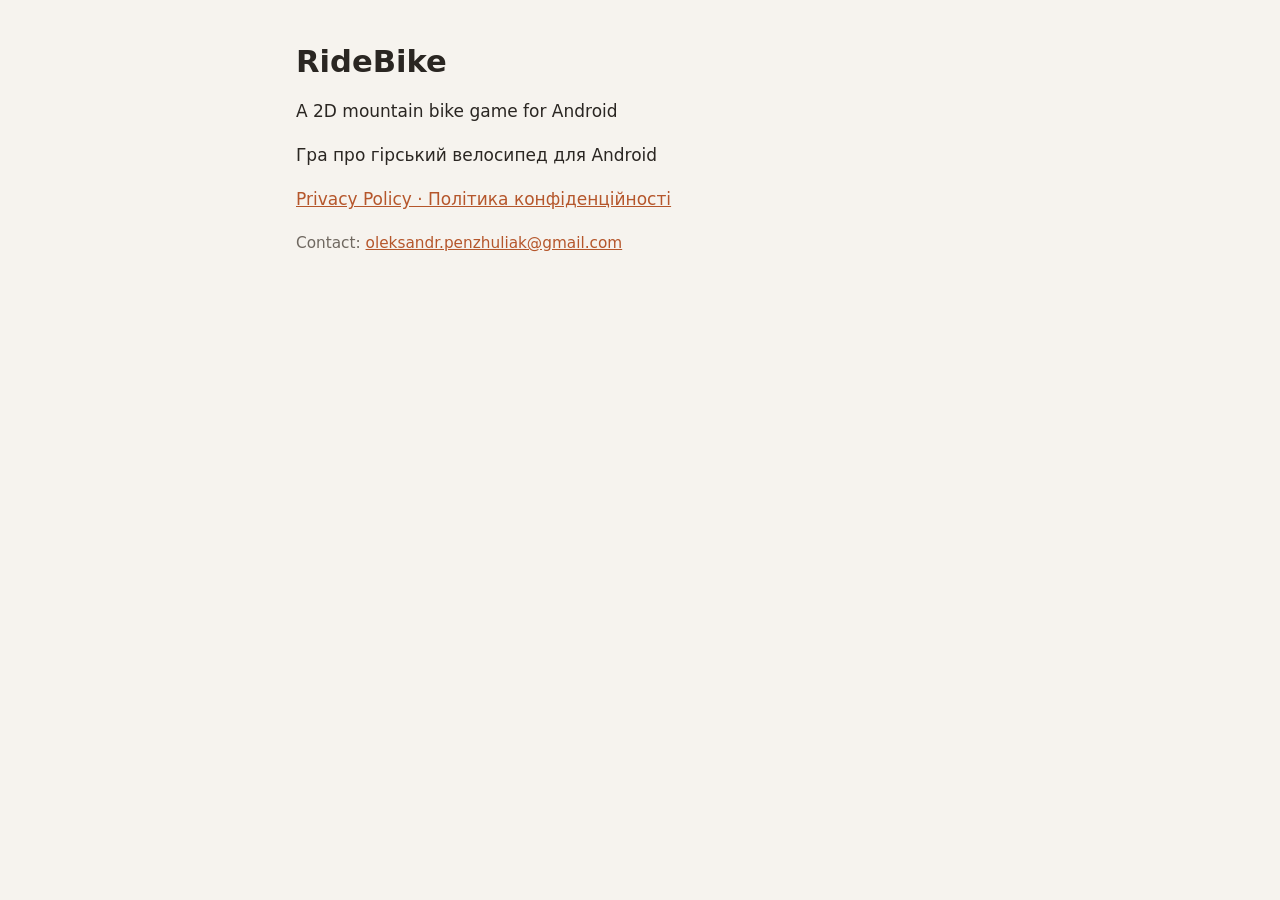
<file: index.html>
<!doctype html>
<html lang="en">
<head>
<meta charset="utf-8">
<meta name="viewport" content="width=device-width, initial-scale=1">
<title>RideBike</title>
<link rel="stylesheet" href="style.css">
</head>
<body>
<main>
<h1>RideBike</h1>
<p>A 2D mountain bike game for Android</p>
<p>Гра про гірський велосипед для Android</p>
<p><a href="privacy.html">Privacy Policy · Політика конфіденційності</a></p>
<p class="meta">Contact: <a href="mailto:oleksandr.penzhuliak@gmail.com">oleksandr.penzhuliak@gmail.com</a></p>
</main>
</body>
</html>
</file>
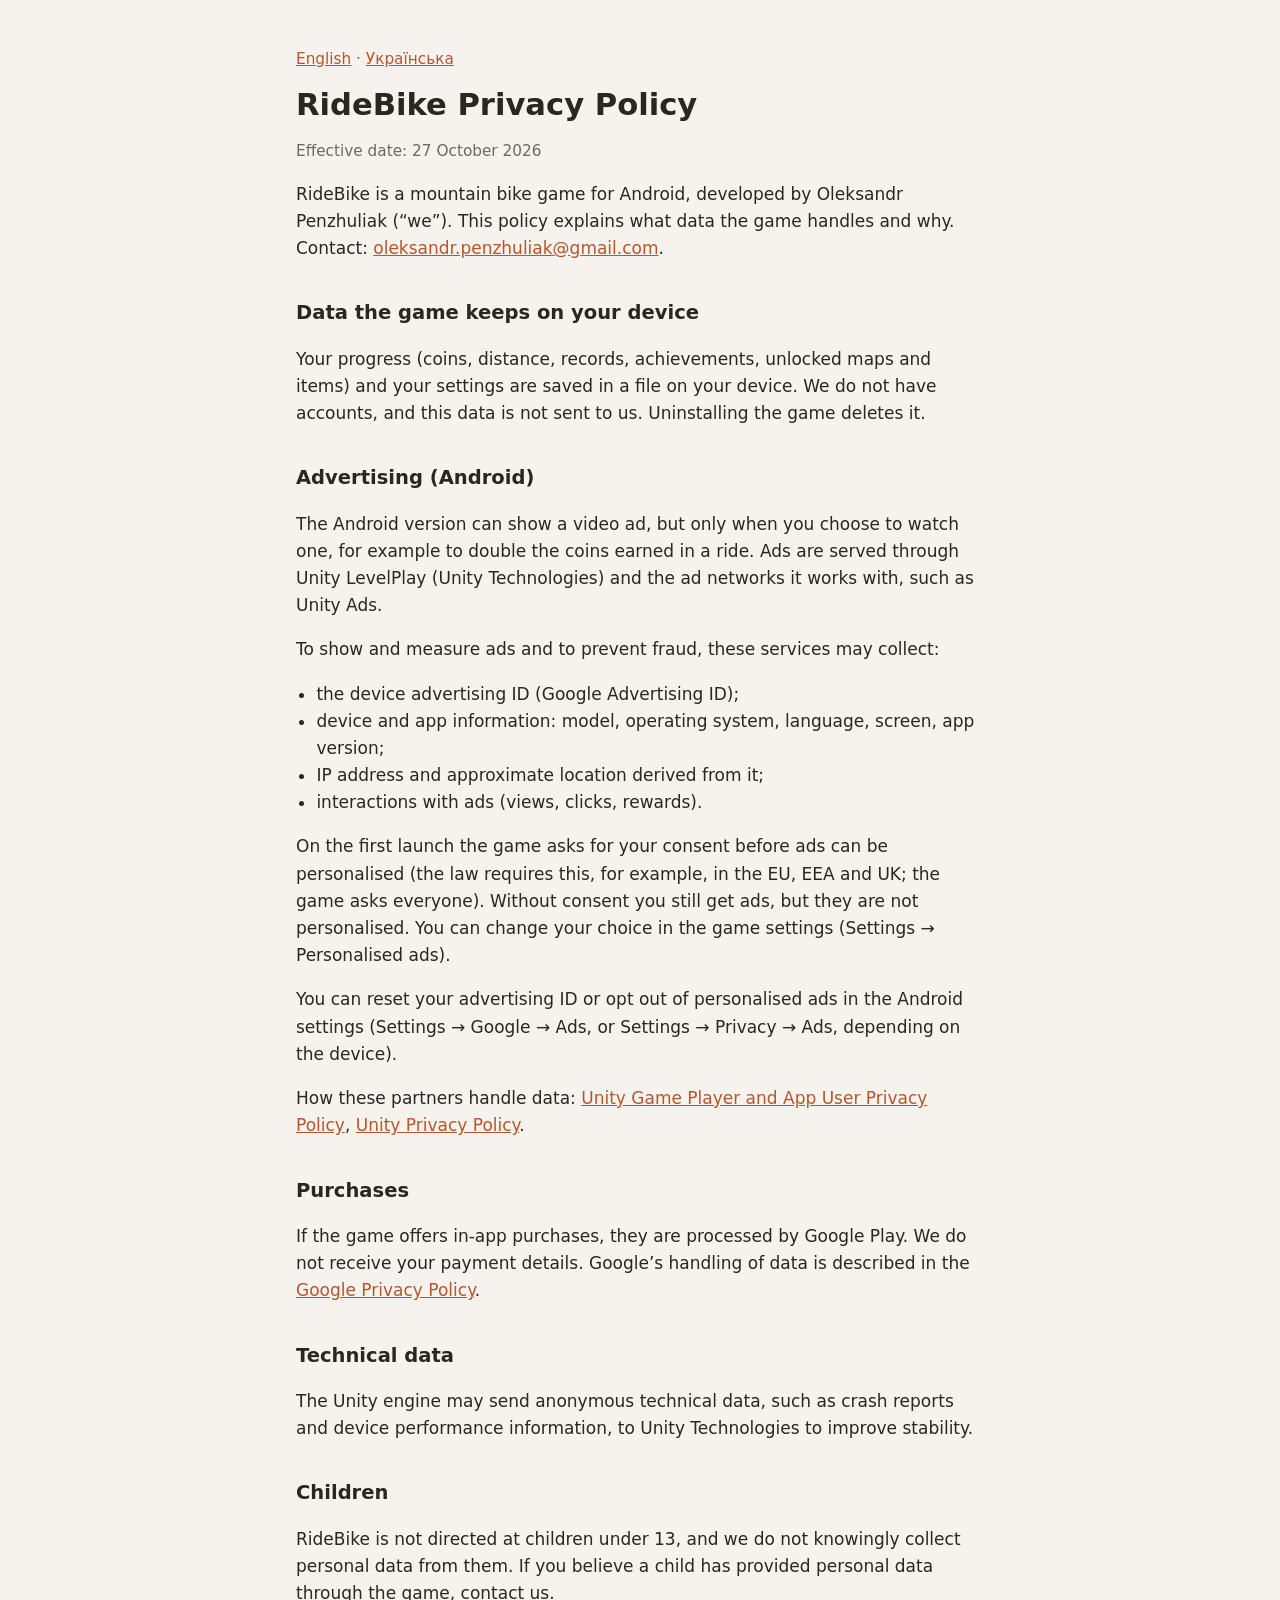
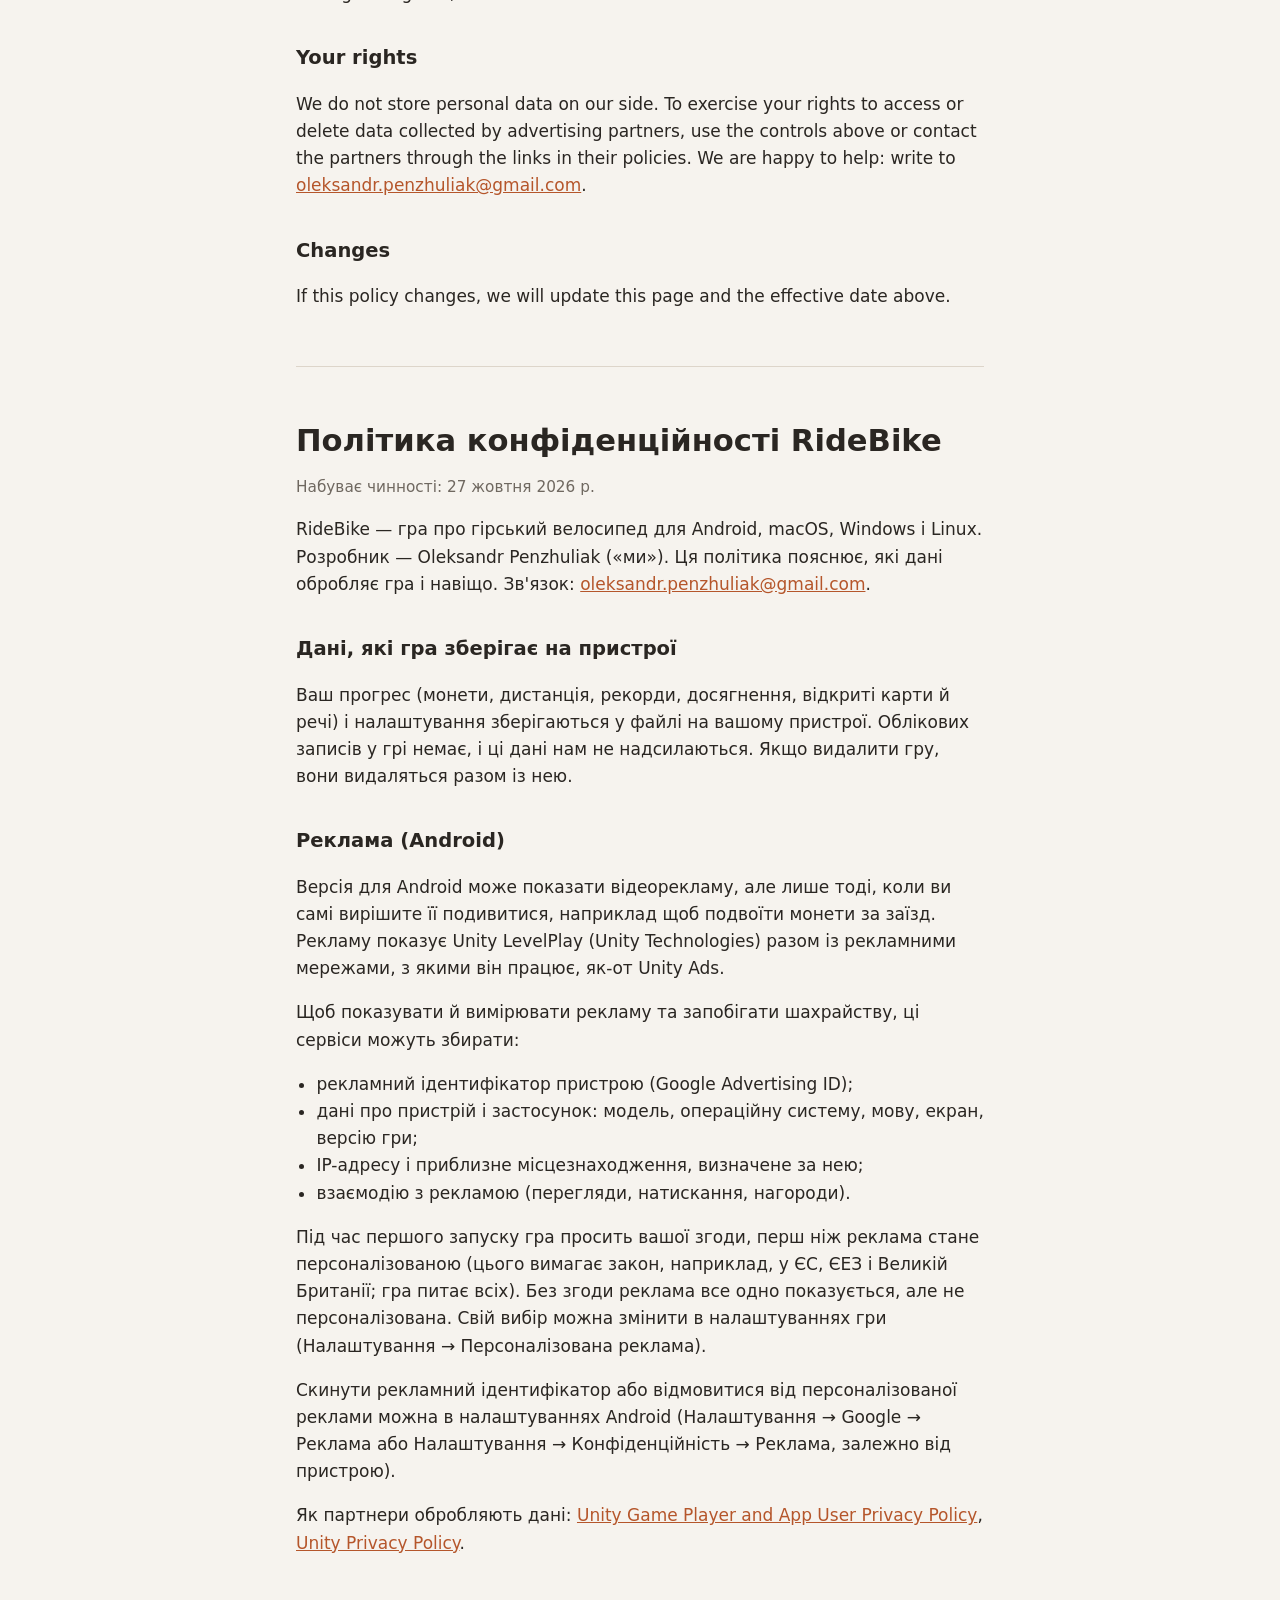
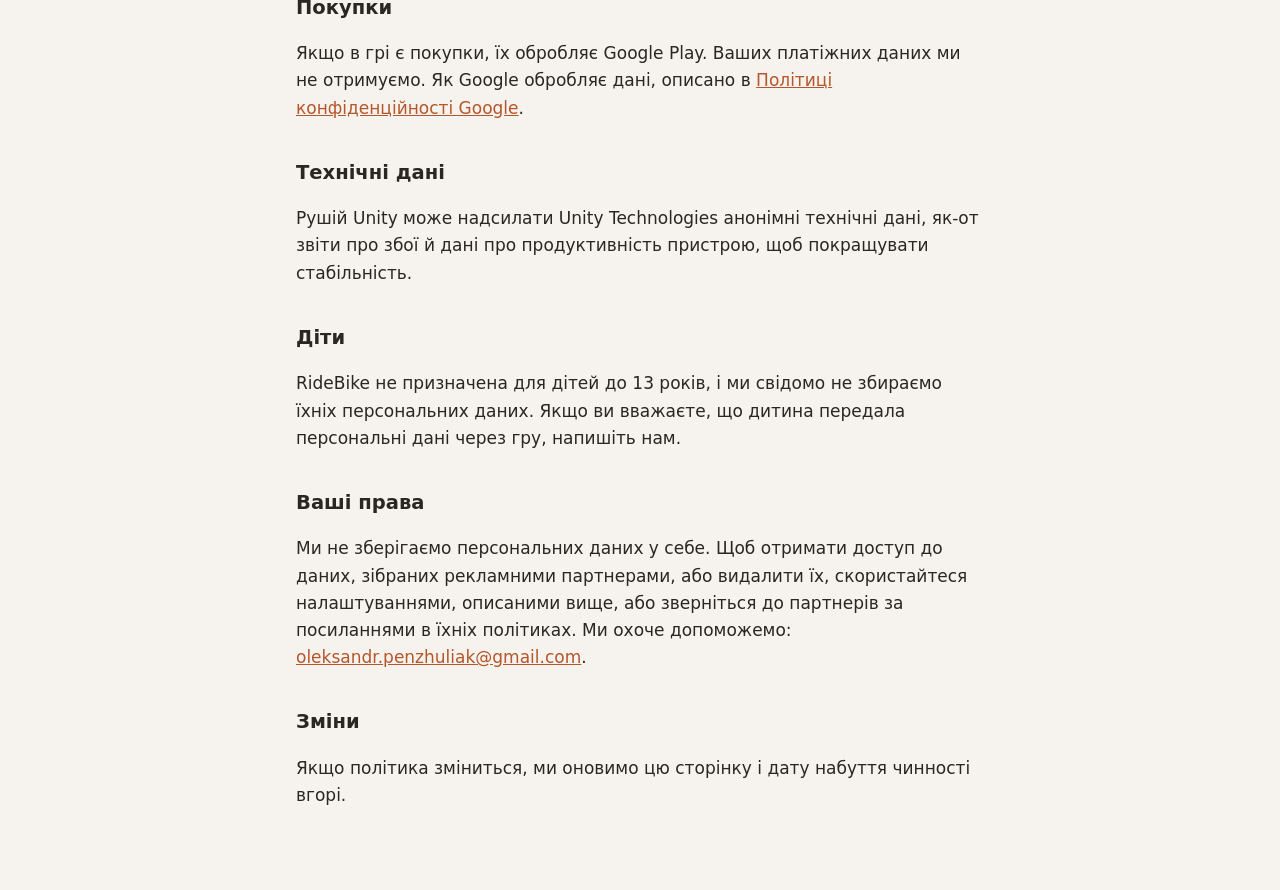
<file: privacy.html>
<!doctype html>
<html lang="en">
<head>
<meta charset="utf-8">
<meta name="viewport" content="width=device-width, initial-scale=1">
<title>RideBike Privacy Policy</title>
<link rel="stylesheet" href="style.css">
</head>
<body>
<main>
<p class="lang"><a href="#en">English</a> · <a href="#uk">Українська</a></p>

<article id="en" lang="en">
<h1>RideBike Privacy Policy</h1>
<p class="meta">Effective date: 27 October 2026</p>

<p>RideBike is a mountain bike game for Android, developed by Oleksandr Penzhuliak (“we”). This policy explains what data the game handles and why. Contact: <a href="mailto:oleksandr.penzhuliak@gmail.com">oleksandr.penzhuliak@gmail.com</a>.</p>

<h2>Data the game keeps on your device</h2>
<p>Your progress (coins, distance, records, achievements, unlocked maps and items) and your settings are saved in a file on your device. We do not have accounts, and this data is not sent to us. Uninstalling the game deletes it.</p>

<h2>Advertising (Android)</h2>
<p>The Android version can show a video ad, but only when you choose to watch one, for example to double the coins earned in a ride. Ads are served through Unity LevelPlay (Unity Technologies) and the ad networks it works with, such as Unity Ads.</p>
<p>To show and measure ads and to prevent fraud, these services may collect:</p>
<ul>
<li>the device advertising ID (Google Advertising ID);</li>
<li>device and app information: model, operating system, language, screen, app version;</li>
<li>IP address and approximate location derived from it;</li>
<li>interactions with ads (views, clicks, rewards).</li>
</ul>
<p>On the first launch the game asks for your consent before ads can be personalised (the law requires this, for example, in the EU, EEA and UK; the game asks everyone). Without consent you still get ads, but they are not personalised. You can change your choice in the game settings (Settings → Personalised ads).</p>
<p>You can reset your advertising ID or opt out of personalised ads in the Android settings (Settings → Google → Ads, or Settings → Privacy → Ads, depending on the device).</p>
<p>How these partners handle data: <a href="https://unity.com/legal/game-player-and-app-user-privacy-policy">Unity Game Player and App User Privacy Policy</a>, <a href="https://unity.com/legal/privacy-policy">Unity Privacy Policy</a>.</p>

<h2>Purchases</h2>
<p>If the game offers in-app purchases, they are processed by Google Play. We do not receive your payment details. Google’s handling of data is described in the <a href="https://policies.google.com/privacy">Google Privacy Policy</a>.</p>

<h2>Technical data</h2>
<p>The Unity engine may send anonymous technical data, such as crash reports and device performance information, to Unity Technologies to improve stability.</p>

<h2>Children</h2>
<p>RideBike is not directed at children under 13, and we do not knowingly collect personal data from them. If you believe a child has provided personal data through the game, contact us.</p>

<h2>Your rights</h2>
<p>We do not store personal data on our side. To exercise your rights to access or delete data collected by advertising partners, use the controls above or contact the partners through the links in their policies. We are happy to help: write to <a href="mailto:oleksandr.penzhuliak@gmail.com">oleksandr.penzhuliak@gmail.com</a>.</p>

<h2>Changes</h2>
<p>If this policy changes, we will update this page and the effective date above.</p>
</article>

<hr>

<article id="uk" lang="uk">
<h1>Політика конфіденційності RideBike</h1>
<p class="meta">Набуває чинності: 27 жовтня 2026 р.</p>

<p>RideBike — гра про гірський велосипед для Android, macOS, Windows і Linux. Розробник — Oleksandr Penzhuliak («ми»). Ця політика пояснює, які дані обробляє гра і навіщо. Зв'язок: <a href="mailto:oleksandr.penzhuliak@gmail.com">oleksandr.penzhuliak@gmail.com</a>.</p>

<h2>Дані, які гра зберігає на пристрої</h2>
<p>Ваш прогрес (монети, дистанція, рекорди, досягнення, відкриті карти й речі) і налаштування зберігаються у файлі на вашому пристрої. Облікових записів у грі немає, і ці дані нам не надсилаються. Якщо видалити гру, вони видаляться разом із нею.</p>

<h2>Реклама (Android)</h2>
<p>Версія для Android може показати відеорекламу, але лише тоді, коли ви самі вирішите її подивитися, наприклад щоб подвоїти монети за заїзд. Рекламу показує Unity LevelPlay (Unity Technologies) разом із рекламними мережами, з якими він працює, як-от Unity Ads.</p>
<p>Щоб показувати й вимірювати рекламу та запобігати шахрайству, ці сервіси можуть збирати:</p>
<ul>
<li>рекламний ідентифікатор пристрою (Google Advertising ID);</li>
<li>дані про пристрій і застосунок: модель, операційну систему, мову, екран, версію гри;</li>
<li>IP-адресу і приблизне місцезнаходження, визначене за нею;</li>
<li>взаємодію з рекламою (перегляди, натискання, нагороди).</li>
</ul>
<p>Під час першого запуску гра просить вашої згоди, перш ніж реклама стане персоналізованою (цього вимагає закон, наприклад, у ЄС, ЄЕЗ і Великій Британії; гра питає всіх). Без згоди реклама все одно показується, але не персоналізована. Свій вибір можна змінити в налаштуваннях гри (Налаштування → Персоналізована реклама).</p>
<p>Скинути рекламний ідентифікатор або відмовитися від персоналізованої реклами можна в налаштуваннях Android (Налаштування → Google → Реклама або Налаштування → Конфіденційність → Реклама, залежно від пристрою).</p>
<p>Як партнери обробляють дані: <a href="https://unity.com/legal/game-player-and-app-user-privacy-policy">Unity Game Player and App User Privacy Policy</a>, <a href="https://unity.com/legal/privacy-policy">Unity Privacy Policy</a>.</p>

<h2>Покупки</h2>
<p>Якщо в грі є покупки, їх обробляє Google Play. Ваших платіжних даних ми не отримуємо. Як Google обробляє дані, описано в <a href="https://policies.google.com/privacy">Політиці конфіденційності Google</a>.</p>

<h2>Технічні дані</h2>
<p>Рушій Unity може надсилати Unity Technologies анонімні технічні дані, як-от звіти про збої й дані про продуктивність пристрою, щоб покращувати стабільність.</p>

<h2>Діти</h2>
<p>RideBike не призначена для дітей до 13 років, і ми свідомо не збираємо їхніх персональних даних. Якщо ви вважаєте, що дитина передала персональні дані через гру, напишіть нам.</p>

<h2>Ваші права</h2>
<p>Ми не зберігаємо персональних даних у себе. Щоб отримати доступ до даних, зібраних рекламними партнерами, або видалити їх, скористайтеся налаштуваннями, описаними вище, або зверніться до партнерів за посиланнями в їхніх політиках. Ми охоче допоможемо: <a href="mailto:oleksandr.penzhuliak@gmail.com">oleksandr.penzhuliak@gmail.com</a>.</p>

<h2>Зміни</h2>
<p>Якщо політика зміниться, ми оновимо цю сторінку і дату набуття чинності вгорі.</p>
</article>
</main>
</body>
</html>
</file>
<file: style.css>
:root {
  --bg: #f6f3ee;
  --text: #2a2622;
  --muted: #6f6860;
  --accent: #b5562b;
  --rule: #ddd5ca;
}
@media (prefers-color-scheme: dark) {
  :root {
    --bg: #1f1c1a;
    --text: #ece6de;
    --muted: #a39a90;
    --accent: #e48a5c;
    --rule: #3a3531;
  }
}
* { box-sizing: border-box; }
body {
  margin: 0;
  background: var(--bg);
  color: var(--text);
  font: 17px/1.6 system-ui, -apple-system, "Segoe UI", Roboto, sans-serif;
}
main { max-width: 720px; margin: 0 auto; padding: 32px 16px 64px; }
h1 { font-size: 1.8em; line-height: 1.2; margin: 0.4em 0 0.2em; }
h2 { font-size: 1.15em; margin: 1.8em 0 0.4em; }
a { color: var(--accent); }
.meta, .lang { color: var(--muted); font-size: 0.9em; }
hr { border: 0; border-top: 1px solid var(--rule); margin: 56px 0; }
ul { padding-left: 1.2em; }
</file>
